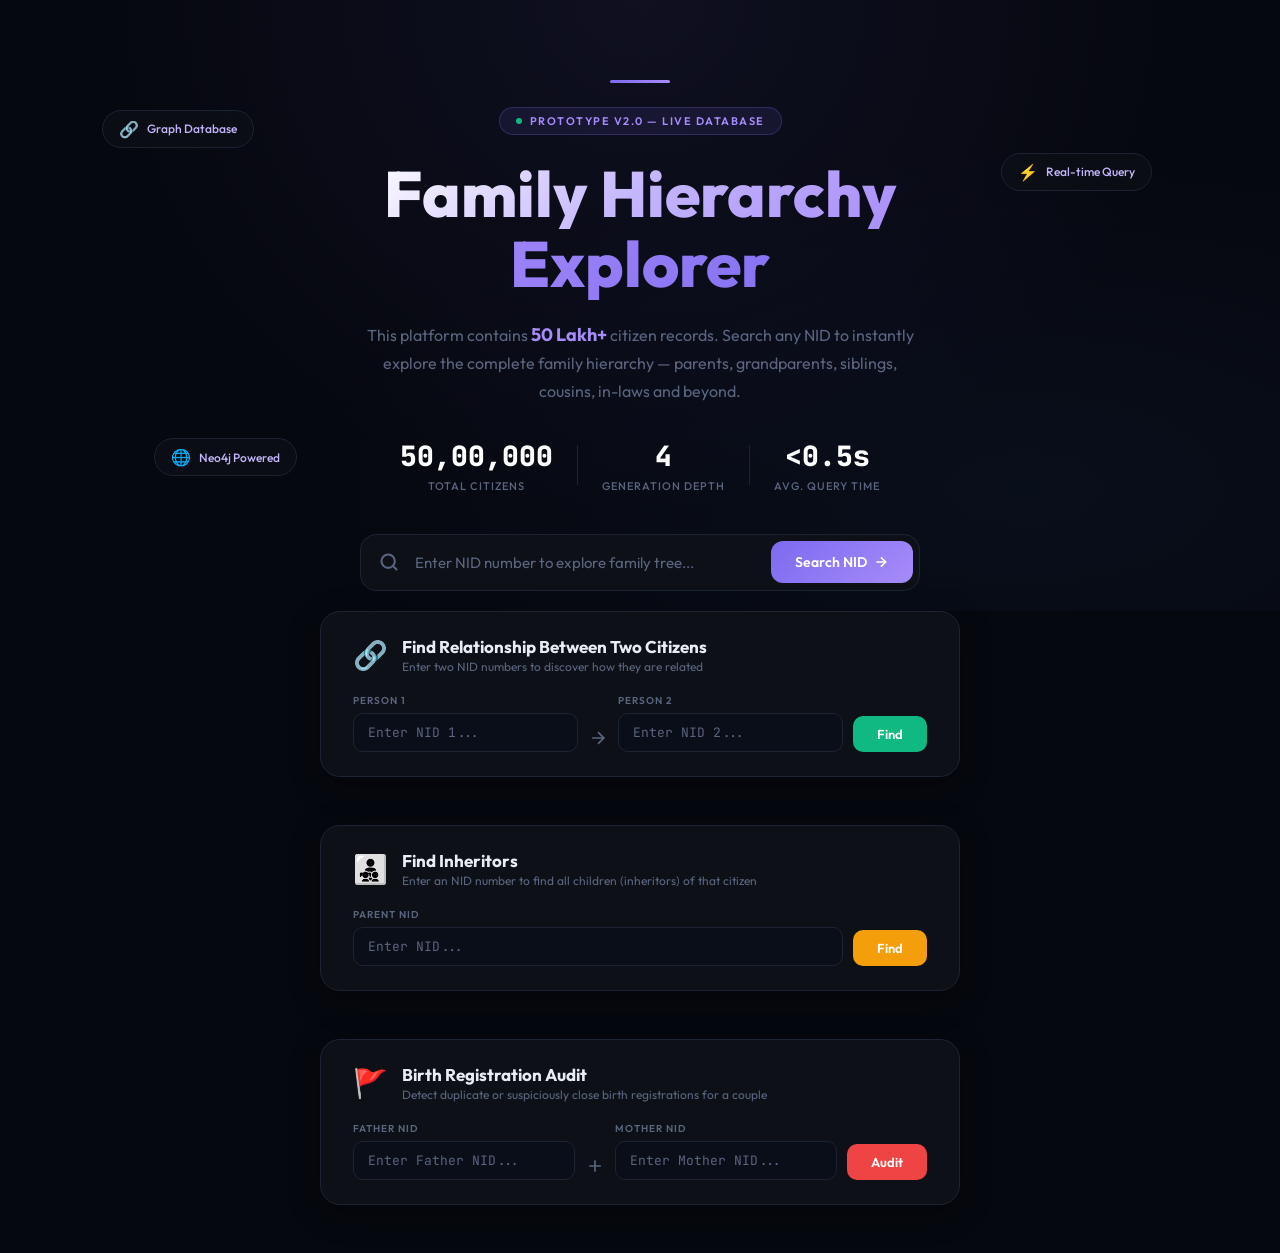
<file: templates/index.html>
<!DOCTYPE html>
<html lang="en">

<head>
    <meta charset="UTF-8">
    <meta name="viewport" content="width=device-width, initial-scale=1.0">
    <title>Family Tree Explorer — NID Database | 50 Lakh+ Records</title>
    <meta name="description"
        content="Explore family hierarchy and relationships across 50 Lakh+ citizen records using NID-based graph visualization.">

    <!-- D3.js library for graph visualization -->
    <script src="https://d3js.org/d3.v7.min.js"></script>

    <!-- Google Fonts: Outfit + JetBrains Mono -->
    <link rel="preconnect" href="https://fonts.googleapis.com">
    <link rel="preconnect" href="https://fonts.gstatic.com" crossorigin>
    <link
        href="https://fonts.googleapis.com/css2?family=Outfit:wght@300;400;500;600;700;800;900&family=JetBrains+Mono:wght@400;500;600&display=swap"
        rel="stylesheet">

    <!-- Our stylesheet -->
    <link rel="stylesheet" href="/static/css/style.css">
</head>

<body>

    <!-- HERO LANDING SECTION (shown initially, hidden after search) -->
    <section class="hero-section" id="heroSection">

        <!-- Animated background particles -->
        <div class="hero-particles" id="heroParticles"></div>

        <!-- Floating stats badges -->
        <div class="hero-float-badges">
            <div class="float-badge badge-1">
                <span class="badge-icon">🔗</span>
                <span class="badge-text">Graph Database</span>
            </div>
            <div class="float-badge badge-2">
                <span class="badge-icon">⚡</span>
                <span class="badge-text">Real-time Query</span>
            </div>
            <div class="float-badge badge-3">
                <span class="badge-icon">🌐</span>
                <span class="badge-text">Neo4j Powered</span>
            </div>
        </div>

        <div class="hero-content">
            <!-- Glowing accent line -->
            <div class="hero-accent-line"></div>

            <div class="hero-badge">
                <span class="hero-badge-dot"></span>
                PROTOTYPE v2.0 — LIVE DATABASE
            </div>

            <h1 class="hero-title">
                <span class="hero-title-line1">Family Hierarchy</span>
                <span class="hero-title-line2">Explorer</span>
            </h1>

            <p class="hero-subtitle">
                This platform contains <strong class="hero-highlight">50 Lakh+</strong> citizen records.
                Search any NID to instantly explore the complete family hierarchy — parents, grandparents,
                siblings, cousins, in-laws and beyond.
            </p>

            <div class="hero-stats">
                <div class="hero-stat">
                    <span class="hero-stat-number" id="statUsers">50,00,000</span>
                    <span class="hero-stat-label">Total Citizens</span>
                </div>
                <div class="hero-stat-divider"></div>
                <div class="hero-stat">
                    <span class="hero-stat-number">4</span>
                    <span class="hero-stat-label">Generation Depth</span>
                </div>
                <div class="hero-stat-divider"></div>
                <div class="hero-stat">
                    <span class="hero-stat-number">&lt;0.5s</span>
                    <span class="hero-stat-label">Avg. Query Time</span>
                </div>
            </div>

            <!-- Main NID Search Box -->
            <div class="hero-search-wrapper">
                <div class="hero-search-box" id="heroSearchBox">
                    <div class="search-icon-wrapper">
                        <svg width="20" height="20" viewBox="0 0 24 24" fill="none" stroke="currentColor"
                            stroke-width="2.5" stroke-linecap="round">
                            <circle cx="11" cy="11" r="8" />
                            <path d="m21 21-4.35-4.35" />
                        </svg>
                    </div>
                    <input type="text" id="heroSearchInput" placeholder="Enter NID number to explore family tree..."
                        autocomplete="off">
                    <button class="hero-search-btn" id="heroSearchBtn" onclick="handleHeroSearch()">
                        <span>Search NID</span>
                        <svg width="16" height="16" viewBox="0 0 24 24" fill="none" stroke="currentColor"
                            stroke-width="2.5">
                            <path d="M5 12h14M12 5l7 7-7 7" />
                        </svg>
                    </button>
                </div>

                <!-- Search results dropdown -->
                <div class="hero-search-results" id="heroSearchResults"></div>
            </div>

            <!-- Searching state -->
            <div class="search-progress" id="searchProgress">
                <div class="search-progress-bar">
                    <div class="search-progress-fill" id="searchProgressFill"></div>
                </div>
                <div class="search-progress-text" id="searchProgressText">Searching across 50,00,000 records...</div>
            </div>

            <!-- Search completed timing -->
            <div class="search-timing-result" id="searchTimingResult">
                <div class="timing-icon">⚡</div>
                <div class="timing-text" id="timingText"></div>
            </div>

        </div>
    </section>

    <!-- RELATIONSHIP FINDER SECTION (separate from hero, reduced gap) -->
    <section class="rel-finder-section" id="relFinderSection">
        <div class="rel-finder-container">
            <div class="rel-finder-header">
                <span class="rel-finder-icon">🔗</span>
                <div>
                    <h2>Find Relationship Between Two Citizens</h2>
                    <p>Enter two NID numbers to discover how they are related</p>
                </div>
            </div>
            <div class="hero-rel-inputs">
                <div class="hero-rel-input-wrap">
                    <label>Person 1</label>
                    <input type="text" id="heroRelNid1" placeholder="Enter NID 1...">
                </div>
                <div class="hero-rel-divider">
                    <svg width="20" height="20" viewBox="0 0 24 24" fill="none" stroke="currentColor" stroke-width="2">
                        <path d="M5 12h14M12 5l7 7-7 7" />
                    </svg>
                </div>
                <div class="hero-rel-input-wrap">
                    <label>Person 2</label>
                    <input type="text" id="heroRelNid2" placeholder="Enter NID 2...">
                </div>
                <button class="hero-rel-btn" onclick="heroFindRelationship()">Find</button>
            </div>
            <div class="hero-rel-result" id="heroRelResult">
                <div class="hero-rel-label" id="heroRelLabel"></div>
                <div class="hero-rel-path" id="heroRelPath"></div>
            </div>
        </div>
    </section>

    <!-- FIND INHERITORS SECTION (below relationship finder) -->
    <section class="inheritors-section" id="inheritorsSection">
        <div class="inheritors-container">
            <div class="inheritors-header">
                <span class="inheritors-icon">👨‍👧‍👦</span>
                <div>
                    <h2>Find Inheritors</h2>
                    <p>Enter an NID number to find all children (inheritors) of that citizen</p>
                </div>
            </div>
            <div class="inheritors-input-row">
                <div class="inheritors-input-wrap">
                    <label>Parent NID</label>
                    <input type="text" id="inheritorsNidInput" placeholder="Enter NID...">
                </div>
                <button class="inheritors-btn" onclick="findInheritors()">Find</button>
            </div>
            <div class="inheritors-result" id="inheritorsResult">
                <div class="inheritors-result-header" id="inheritorsResultHeader"></div>
                <div class="inheritors-list" id="inheritorsList"></div>
            </div>
        </div>
    </section>

    <!-- BIRTH REGISTRATION AUDIT SECTION -->
    <section class="birth-audit-section" id="birthAuditSection">
        <div class="birth-audit-container">
            <div class="birth-audit-header">
                <span class="birth-audit-icon">🚩</span>
                <div>
                    <h2>Birth Registration Audit</h2>
                    <p>Detect duplicate or suspiciously close birth registrations for a couple</p>
                </div>
            </div>
            <div class="birth-audit-inputs">
                <div class="birth-audit-input-wrap">
                    <label>Father NID</label>
                    <input type="text" id="auditFatherNid" placeholder="Enter Father NID...">
                </div>
                <div class="birth-audit-divider">
                    <svg width="20" height="20" viewBox="0 0 24 24" fill="none" stroke="currentColor" stroke-width="2">
                        <path d="M12 5v14M5 12h14" />
                    </svg>
                </div>
                <div class="birth-audit-input-wrap">
                    <label>Mother NID</label>
                    <input type="text" id="auditMotherNid" placeholder="Enter Mother NID...">
                </div>
                <button class="birth-audit-btn" onclick="runBirthAudit()">Audit</button>
            </div>
            <div class="birth-audit-result" id="birthAuditResult">
                <div class="birth-audit-summary" id="birthAuditSummary"></div>
                <div class="birth-audit-timeline" id="birthAuditTimeline"></div>
            </div>
        </div>
    </section>


    <!-- APP SECTION (shown after a citizen is selected) -->
    <section class="app-section" id="appSection">

        <!-- left sidebar: contains search, profile card, and relationship finder -->
        <aside class="sidebar">

            <!-- App title -->
            <div class="sidebar-header">
                <div class="sidebar-header-top">
                    <h1>🌳 Family Tree Explorer</h1>
                    <button class="btn-back-hero" onclick="showHero()" title="Back to Home">
                        <svg width="16" height="16" viewBox="0 0 24 24" fill="none" stroke="currentColor"
                            stroke-width="2.5">
                            <path d="M19 12H5M12 19l-7-7 7-7" />
                        </svg>
                    </button>
                </div>
                <p>NID Database — 50 Lakh+ Records</p>
            </div>

            <!-- Search box: type NID or name to find a citizen -->
            <div class="search-box">
                <div class="sidebar-search-wrapper">
                    <svg class="sidebar-search-icon" width="14" height="14" viewBox="0 0 24 24" fill="none"
                        stroke="currentColor" stroke-width="2.5">
                        <circle cx="11" cy="11" r="8" />
                        <path d="m21 21-4.35-4.35" />
                    </svg>
                    <input type="text" id="searchInput" placeholder="Search by NID or name..." autocomplete="off">
                </div>
            </div>

            <!-- Search results appear here dynamically -->
            <div class="search-results" id="searchResults"></div>

            <!-- Profile panel: shows the selected citizen's details -->
            <div class="profile-panel" id="profilePanel">
                <!-- This is the empty state (before any citizen is selected) -->
                <div class="profile-empty">
                    <div class="profile-empty-emoji">👤</div>
                    <p>Search for a citizen by NID or name to view their profile and family tree</p>
                </div>
            </div>
        </aside>


        <!-- main canvas (right side) for rendering the D3.js family tree graph -->
        <div class="main" id="mainCanvas">

            <!-- Welcome message (shown before any tree is loaded) -->
            <div class="empty-state" id="emptyState">
                <h2>Welcome to Family Tree Explorer</h2>
                <p>Enter an NID number in the search bar above to load a citizen's profile and family tree.</p>
            </div>

            <!-- Zoom controls (top-right corner) -->
            <div class="toolbar">
                <button onclick="zoomIn()" title="Zoom In">+</button>
                <button onclick="zoomOut()" title="Zoom Out">−</button>
                <button onclick="resetView()" title="Reset View">⟲</button>
            </div>

            <!-- Color legend (bottom-right corner, hidden until tree loads) -->
            <div class="legend" style="display:none" id="legend">
                <div class="legend-head" onclick="toggleLegend()">
                    <span>Legend</span>
                    <svg class="legend-caret" width="12" height="12" viewBox="0 0 24 24" fill="none"
                        stroke="currentColor" stroke-width="3">
                        <path d="M6 9l6 6 6-6" />
                    </svg>
                </div>
                <div class="legend-body">

                    <div class="legend-group">
                        <div class="legend-group-label">People</div>
                        <div class="legend-item"><span class="legend-dot" style="background:#7c6aef"></span>Selected
                            person</div>
                        <div class="legend-item"><span class="legend-dot" style="background:#3b82f6"></span>Male</div>
                        <div class="legend-item"><span class="legend-dot" style="background:#ec4899"></span>Female</div>
                        <div class="legend-item"><span class="legend-dot" style="background:#f59e0b"></span>Spouse</div>
                    </div>

                    <div class="legend-group">
                        <div class="legend-group-label">Ring flags</div>
                        <div class="legend-item"><span class="legend-ring" style="border-color:#10b981"></span>Full
                            sibling</div>
                        <div class="legend-item"><span class="legend-ring dash"
                                style="border-color:#22d3ee"></span>Half sibling</div>
                        <div class="legend-item"><span class="legend-ring dash"
                                style="border-color:#fb923c"></span>Step relation</div>
                        <div class="legend-item"><span class="legend-ring dash"
                                style="border-color:#f43f5e"></span>Co-wife / co-husband</div>
                        <div class="legend-item"><span
                                style="color:#f59e0b;font-size:13px;line-height:1;width:12px;text-align:center;flex-shrink:0">⚭</span>Multiple
                            marriages</div>
                    </div>

                    <div class="legend-group">
                        <div class="legend-group-label">Connections</div>
                        <div class="legend-item">
                            <svg class="legend-line" width="26" height="8">
                                <defs><marker id="leg-arrow-f" viewBox="0 -4 8 8" refX="7" markerWidth="5" markerHeight="5" orient="auto"><path d="M0,-3L7,0L0,3" fill="#3b82f6"/></marker></defs>
                                <line x1="0" y1="4" x2="22" y2="4" stroke="#3b82f6" stroke-width="2.4" marker-end="url(#leg-arrow-f)" />
                            </svg>Father → Child
                        </div>
                        <div class="legend-item">
                            <svg class="legend-line" width="26" height="8">
                                <defs><marker id="leg-arrow-m" viewBox="0 -4 8 8" refX="7" markerWidth="5" markerHeight="5" orient="auto"><path d="M0,-3L7,0L0,3" fill="#ec4899"/></marker></defs>
                                <line x1="0" y1="4" x2="22" y2="4" stroke="#ec4899" stroke-width="2.4" marker-end="url(#leg-arrow-m)" />
                            </svg>Mother → Child
                        </div>
                        <div class="legend-item">
                            <svg class="legend-line" width="26" height="8">
                                <line x1="0" y1="4" x2="26" y2="4" stroke="#f59e0b" stroke-width="2.4"
                                    stroke-dasharray="9 4 2 4" stroke-linecap="round" />
                            </svg>Marriage ♥
                        </div>
                        <div class="legend-item">
                            <svg class="legend-line" width="26" height="8">
                                <line x1="0" y1="4" x2="26" y2="4" stroke="#64748b" stroke-width="1.7"
                                    stroke-dasharray="1 6" stroke-linecap="round" />
                            </svg>Cousin / extended
                        </div>
                    </div>

                    <div class="legend-hint">Hover a node to focus · Drag to arrange · Scroll to zoom · Click to
                        re-center</div>
                </div>
            </div>

            <!-- Loading spinner overlay -->
            <div class="loading-overlay" id="loading">
                <div class="spinner"></div>
                <div class="loading-text">Loading family tree...</div>
            </div>

            <!-- Tooltip (follows the mouse when hovering a node) -->
            <div class="tooltip" id="tooltip"></div>

        </div>

    </section>


    <!-- RELATIONSHIP TABLE MODAL -->
    <div class="modal-overlay" id="relTableModal">
        <div class="modal-container">
            <div class="modal-header">
                <div class="modal-title-group">
                    <h2 id="modalTitle">Family Relationship Table</h2>
                    <p class="modal-subtitle" id="modalSubtitle">Complete family hierarchy breakdown</p>
                </div>
                <button class="modal-close" onclick="closeRelTable()">
                    <svg width="20" height="20" viewBox="0 0 24 24" fill="none" stroke="currentColor"
                        stroke-width="2.5">
                        <path d="M18 6 6 18M6 6l12 12" />
                    </svg>
                </button>
            </div>

            <div class="modal-body" id="modalBody">
                <!-- Tables get populated dynamically -->
            </div>
        </div>
    </div>


    <!-- Our JavaScript (loaded at the end so the DOM is ready) -->
    <script src="/static/js/app.js"></script>

</body>

</html>
</file>
<file: static/css/style.css>
@import url('https://fonts.googleapis.com/css2?family=Outfit:wght@300;400;500;600;700;800;900&family=JetBrains+Mono:wght@400;500;600&display=swap');

*{margin:0;padding:0;box-sizing:border-box}

:root{
  --bg:#06080f;--card:#0d1117;--card2:#151b27;--border:#1c2333;--input-bg:#0a0e18;
  --accent:#7c6aef;--accent2:#a78bfa;--accent3:#c4b5fd;
  --text:#e8ecf4;--muted:#5a6580;
  --green:#10b981;--red:#ef4444;--gold:#f59e0b;
  --male:#3b82f6;--female:#ec4899;
  --radius:14px;--glow:0 0 40px rgba(124,106,239,0.15);
}

html{scroll-behavior:smooth}

body{font-family:'Outfit',sans-serif;background:var(--bg);color:var(--text);min-height:100vh;overflow-x:hidden}

/* ===== HERO SECTION ===== */
.hero-section{min-height:60vh;display:flex;flex-direction:column;align-items:center;justify-content:center;position:relative;overflow:hidden;padding:80px 24px 20px;background:radial-gradient(ellipse at 50% 0%,rgba(124,106,239,0.08) 0%,transparent 60%),radial-gradient(ellipse at 80% 80%,rgba(59,130,246,0.05) 0%,transparent 50%),var(--bg)}

.hero-particles{position:absolute;inset:0;overflow:hidden;pointer-events:none}
.hero-particles .particle{position:absolute;width:3px;height:3px;background:var(--accent2);border-radius:50%;opacity:0;animation:floatUp 8s linear infinite}
@keyframes floatUp{0%{opacity:0;transform:translateY(100vh) scale(0)}10%{opacity:.6}90%{opacity:.6}100%{opacity:0;transform:translateY(-10vh) scale(1)}}

.hero-float-badges{position:absolute;inset:0;pointer-events:none}
.float-badge{position:absolute;display:flex;align-items:center;gap:8px;padding:8px 16px;background:rgba(13,17,23,0.7);border:1px solid var(--border);border-radius:24px;font-size:12px;font-weight:500;color:var(--accent3);backdrop-filter:blur(8px);animation:floatBadge 6s ease-in-out infinite}
.badge-1{top:18%;left:8%;animation-delay:0s}
.badge-2{top:25%;right:10%;animation-delay:2s}
.badge-3{bottom:22%;left:12%;animation-delay:4s}
.badge-icon{font-size:16px}
@keyframes floatBadge{0%,100%{transform:translateY(0)}50%{transform:translateY(-12px)}}

.hero-content{max-width:720px;text-align:center;position:relative;z-index:2}

.hero-accent-line{width:60px;height:3px;background:linear-gradient(90deg,var(--accent),var(--accent2));border-radius:4px;margin:0 auto 24px}

.hero-badge{display:inline-flex;align-items:center;gap:8px;padding:6px 16px;background:rgba(124,106,239,0.1);border:1px solid rgba(124,106,239,0.25);border-radius:24px;font-size:11px;font-weight:600;letter-spacing:1.5px;color:var(--accent2);margin-bottom:24px;text-transform:uppercase}
.hero-badge-dot{width:6px;height:6px;background:var(--green);border-radius:50%;animation:blink 2s ease-in-out infinite}
@keyframes blink{0%,100%{opacity:1}50%{opacity:.3}}

.hero-title{margin-bottom:20px}
.hero-title-line1{display:block;font-size:clamp(32px,6vw,64px);font-weight:800;background:linear-gradient(135deg,#fff 0%,var(--accent3) 50%,var(--accent2) 100%);-webkit-background-clip:text;-webkit-text-fill-color:transparent;background-clip:text;line-height:1.1}
.hero-title-line2{display:block;font-size:clamp(32px,6vw,64px);font-weight:800;background:linear-gradient(135deg,var(--accent2) 0%,var(--accent) 100%);-webkit-background-clip:text;-webkit-text-fill-color:transparent;background-clip:text;line-height:1.1}

.hero-subtitle{font-size:16px;line-height:1.7;color:var(--muted);max-width:560px;margin:0 auto 32px;font-weight:400}
.hero-highlight{color:var(--accent2);font-weight:700;font-size:18px}

.hero-stats{display:flex;align-items:center;justify-content:center;gap:24px;margin-bottom:40px}
.hero-stat{text-align:center}
.hero-stat-number{display:block;font-size:28px;font-weight:800;color:#fff;font-family:'JetBrains Mono',monospace}
.hero-stat-label{font-size:11px;color:var(--muted);text-transform:uppercase;letter-spacing:1px;font-weight:500}
.hero-stat-divider{width:1px;height:40px;background:var(--border)}

/* Hero Search */
.hero-search-wrapper{position:relative;max-width:580px;margin:0 auto}
.hero-search-box{display:flex;align-items:center;background:var(--card);border:1px solid var(--border);border-radius:16px;padding:6px;transition:border-color .3s,box-shadow .3s}
.hero-search-box:focus-within{border-color:var(--accent);box-shadow:var(--glow)}
.search-icon-wrapper{padding:0 12px;color:var(--muted);display:flex}
.hero-search-box input{flex:1;background:none;border:none;color:var(--text);font-size:15px;font-family:'Outfit',sans-serif;padding:12px 4px;outline:none}
.hero-search-box input::placeholder{color:var(--muted)}
.hero-search-btn{display:flex;align-items:center;gap:6px;padding:12px 24px;background:linear-gradient(135deg,var(--accent),var(--accent2));color:#fff;border:none;border-radius:12px;font-size:14px;font-weight:600;font-family:'Outfit',sans-serif;cursor:pointer;transition:transform .15s,box-shadow .15s;white-space:nowrap}
.hero-search-btn:hover{transform:translateY(-1px);box-shadow:0 6px 24px rgba(124,106,239,0.4)}

.search-time-estimate{display:flex;align-items:center;gap:6px;justify-content:center;margin-top:12px;font-size:12px;color:var(--muted)}
.search-time-estimate strong{color:var(--accent2)}

.hero-search-results{position:absolute;top:calc(100% + 8px);left:0;right:0;background:var(--card);border:1px solid var(--border);border-radius:14px;max-height:280px;overflow-y:auto;display:none;z-index:50;box-shadow:0 16px 48px rgba(0,0,0,.5)}
.hero-search-results.active{display:block}

.hero-result-item{padding:12px 20px;cursor:pointer;font-size:14px;border-bottom:1px solid var(--border);transition:background .15s;display:flex;align-items:center;justify-content:space-between}
.hero-result-item:last-child{border-bottom:none}
.hero-result-item:hover{background:rgba(124,106,239,0.08)}
.hero-result-name{font-weight:600}
.hero-result-nid{font-family:'JetBrains Mono',monospace;font-size:11px;color:var(--accent2)}
.hero-result-gender{margin-left:8px}

/* Search Progress */
.search-progress{display:none;max-width:580px;margin:20px auto 0;text-align:center}
.search-progress.active{display:block}
.search-progress-bar{height:4px;background:var(--border);border-radius:4px;overflow:hidden;margin-bottom:8px}
.search-progress-fill{height:100%;width:0%;background:linear-gradient(90deg,var(--accent),var(--accent2));border-radius:4px;transition:width .3s}
.search-progress-text{font-size:12px;color:var(--muted)}

/* Search Timing Result */
.search-timing-result{display:none;max-width:580px;margin:16px auto 0;padding:12px 20px;background:rgba(16,185,129,0.08);border:1px solid rgba(16,185,129,0.2);border-radius:12px;text-align:center;animation:fadeIn .4s ease}
.search-timing-result.active{display:flex;align-items:center;justify-content:center;gap:8px}
.timing-icon{font-size:18px}
.timing-text{font-size:13px;color:var(--green);font-weight:500}
.timing-text strong{color:#fff}

/* Relationship Finder Section (below hero, minimal gap) */
.rel-finder-section{background:var(--bg);padding:0 24px 48px;position:relative;z-index:2}
.rel-finder-container{max-width:640px;margin:0 auto;padding:24px 32px;background:var(--card);border:1px solid var(--border);border-radius:20px;box-shadow:0 8px 32px rgba(0,0,0,.3)}
.rel-finder-header{display:flex;align-items:center;gap:14px;margin-bottom:20px}
.rel-finder-icon{font-size:28px}
.rel-finder-header h2{font-size:17px;font-weight:700;color:var(--text)}
.rel-finder-header p{font-size:12px;color:var(--muted);margin-top:2px}
.hero-rel-inputs{display:flex;align-items:flex-end;gap:10px}
.hero-rel-input-wrap{flex:1}
.hero-rel-input-wrap label{display:block;font-size:10px;text-transform:uppercase;letter-spacing:1px;color:var(--muted);margin-bottom:6px;font-weight:600}
.hero-rel-input-wrap input{width:100%;padding:10px 14px;background:var(--input-bg);border:1px solid var(--border);border-radius:10px;color:var(--text);font-size:13px;font-family:'JetBrains Mono',monospace;outline:none;transition:border-color .2s}
.hero-rel-input-wrap input:focus{border-color:var(--accent)}
.hero-rel-input-wrap input::placeholder{color:var(--muted)}
.hero-rel-divider{color:var(--muted);display:flex;align-items:center;padding-bottom:4px}
.hero-rel-btn{padding:10px 24px;background:var(--green);color:#fff;border:none;border-radius:10px;font-size:13px;font-weight:600;font-family:'Outfit',sans-serif;cursor:pointer;transition:opacity .15s,transform .15s;white-space:nowrap}
.hero-rel-btn:hover{opacity:.9;transform:translateY(-1px)}
.hero-rel-result{display:none;margin-top:14px;padding:14px 18px;background:var(--input-bg);border:1px solid var(--border);border-radius:12px;animation:fadeIn .3s ease}
.hero-rel-result.active{display:block}
.hero-rel-label{font-size:18px;font-weight:700;color:var(--gold);margin-bottom:4px}
.hero-rel-path{font-size:12px;color:var(--muted);line-height:1.5}

/* Inheritors Section (below relationship finder) */
.inheritors-section{background:var(--bg);padding:0 24px 48px;position:relative;z-index:2}
.inheritors-container{max-width:640px;margin:0 auto;padding:24px 32px;background:var(--card);border:1px solid var(--border);border-radius:20px;box-shadow:0 8px 32px rgba(0,0,0,.3)}
.inheritors-header{display:flex;align-items:center;gap:14px;margin-bottom:20px}
.inheritors-icon{font-size:28px}
.inheritors-header h2{font-size:17px;font-weight:700;color:var(--text)}
.inheritors-header p{font-size:12px;color:var(--muted);margin-top:2px}
.inheritors-input-row{display:flex;align-items:flex-end;gap:10px}
.inheritors-input-wrap{flex:1}
.inheritors-input-wrap label{display:block;font-size:10px;text-transform:uppercase;letter-spacing:1px;color:var(--muted);margin-bottom:6px;font-weight:600}
.inheritors-input-wrap input{width:100%;padding:10px 14px;background:var(--input-bg);border:1px solid var(--border);border-radius:10px;color:var(--text);font-size:13px;font-family:'JetBrains Mono',monospace;outline:none;transition:border-color .2s}
.inheritors-input-wrap input:focus{border-color:var(--accent)}
.inheritors-input-wrap input::placeholder{color:var(--muted)}
.inheritors-btn{padding:10px 24px;background:var(--gold);color:#fff;border:none;border-radius:10px;font-size:13px;font-weight:600;font-family:'Outfit',sans-serif;cursor:pointer;transition:opacity .15s,transform .15s;white-space:nowrap}
.inheritors-btn:hover{opacity:.9;transform:translateY(-1px)}
.inheritors-result{display:none;margin-top:14px;padding:14px 18px;background:var(--input-bg);border:1px solid var(--border);border-radius:12px;animation:fadeIn .3s ease}
.inheritors-result.active{display:block}
.inheritors-result-header{font-size:15px;font-weight:700;color:var(--gold);margin-bottom:12px}
.inheritors-list{display:flex;flex-direction:column;gap:8px}
.inheritor-card{display:flex;align-items:center;justify-content:space-between;padding:10px 14px;background:var(--card);border:1px solid var(--border);border-radius:10px;border-left:3px solid var(--muted);transition:background .15s,border-color .15s}
.inheritor-card:hover{background:rgba(124,106,239,.06);border-color:var(--accent)}
.inheritor-card.male{border-left-color:var(--male)}
.inheritor-card.female{border-left-color:var(--female)}
.inheritor-info{display:flex;flex-direction:column;gap:2px}
.inheritor-name{font-size:13px;font-weight:600;color:var(--text)}
.inheritor-nid{font-size:11px;font-family:'JetBrains Mono',monospace;color:var(--accent2)}
.inheritor-meta{display:flex;align-items:center;gap:10px;font-size:11px;color:var(--muted)}
.inheritor-gender{font-size:14px}
.inheritor-count{font-size:12px;color:var(--muted);font-weight:500;margin-top:4px}
.inheritors-empty{text-align:center;padding:16px;color:var(--muted);font-size:13px}

/* Birth Registration Audit Section */
.birth-audit-section{background:var(--bg);padding:0 24px 48px;position:relative;z-index:2}
.birth-audit-container{max-width:640px;margin:0 auto;padding:24px 32px;background:var(--card);border:1px solid var(--border);border-radius:20px;box-shadow:0 8px 32px rgba(0,0,0,.3)}
.birth-audit-header{display:flex;align-items:center;gap:14px;margin-bottom:20px}
.birth-audit-icon{font-size:28px}
.birth-audit-header h2{font-size:17px;font-weight:700;color:var(--text)}
.birth-audit-header p{font-size:12px;color:var(--muted);margin-top:2px}
.birth-audit-inputs{display:flex;align-items:flex-end;gap:10px}
.birth-audit-input-wrap{flex:1}
.birth-audit-input-wrap label{display:block;font-size:10px;text-transform:uppercase;letter-spacing:1px;color:var(--muted);margin-bottom:6px;font-weight:600}
.birth-audit-input-wrap input{width:100%;padding:10px 14px;background:var(--input-bg);border:1px solid var(--border);border-radius:10px;color:var(--text);font-size:13px;font-family:'JetBrains Mono',monospace;outline:none;transition:border-color .2s}
.birth-audit-input-wrap input:focus{border-color:var(--accent)}
.birth-audit-input-wrap input::placeholder{color:var(--muted)}
.birth-audit-divider{color:var(--muted);display:flex;align-items:center;padding-bottom:4px}
.birth-audit-btn{padding:10px 24px;background:var(--red);color:#fff;border:none;border-radius:10px;font-size:13px;font-weight:600;font-family:'Outfit',sans-serif;cursor:pointer;transition:opacity .15s,transform .15s;white-space:nowrap}
.birth-audit-btn:hover{opacity:.9;transform:translateY(-1px)}
.birth-audit-result{display:none;margin-top:14px;animation:fadeIn .3s ease}
.birth-audit-result.active{display:block}
.birth-audit-summary{padding:14px 18px;border-radius:12px;margin-bottom:12px;font-size:14px;font-weight:600}
.birth-audit-summary.clean{background:rgba(16,185,129,.1);border:1px solid rgba(16,185,129,.25);color:var(--green)}
.birth-audit-summary.flagged{background:rgba(239,68,68,.1);border:1px solid rgba(239,68,68,.25);color:var(--red)}
.birth-audit-summary.info{background:var(--input-bg);border:1px solid var(--border);color:var(--muted)}
.birth-audit-timeline{display:flex;flex-direction:column;gap:8px}
.audit-timeline-item{padding:12px 14px;background:var(--input-bg);border:1px solid var(--border);border-radius:10px;border-left:3px solid var(--muted)}
.audit-timeline-item.status-ok{border-left-color:var(--green)}
.audit-timeline-item.status-flagged{border-left-color:var(--red);background:rgba(239,68,68,.04)}
.audit-timeline-item.status-twins{border-left-color:var(--gold);background:rgba(245,158,11,.04)}
.audit-pair{display:flex;align-items:center;gap:8px;margin-bottom:6px;font-size:13px}
.audit-pair-name{font-weight:600;color:var(--text)}
.audit-pair-arrow{color:var(--muted);font-size:11px}
.audit-status-badge{display:inline-flex;align-items:center;gap:4px;padding:3px 10px;border-radius:6px;font-size:11px;font-weight:700;letter-spacing:.3px}
.audit-status-badge.ok{background:rgba(16,185,129,.12);color:var(--green)}
.audit-status-badge.flagged{background:rgba(239,68,68,.14);color:var(--red)}
.audit-status-badge.twins{background:rgba(245,158,11,.12);color:var(--gold)}
.audit-message{font-size:12px;color:var(--muted);margin-top:2px}
.audit-gap{font-family:'JetBrains Mono',monospace;font-size:11px;color:var(--accent2)}
.audit-children-list{margin-top:10px;padding-top:10px;border-top:1px solid var(--border)}
.audit-child-row{display:flex;align-items:center;justify-content:space-between;padding:6px 10px;font-size:12px;border-radius:6px;transition:background .12s}
.audit-child-row:hover{background:rgba(124,106,239,.05)}
.audit-child-name{font-weight:500;color:var(--text)}
.audit-child-dob{font-family:'JetBrains Mono',monospace;font-size:11px;color:var(--accent2)}
.birth-audit-empty{text-align:center;padding:16px;color:var(--muted);font-size:13px}

/* ===== APP SECTION ===== */
.app-section{height:100vh;display:none;flex-direction:row}
.app-section.active{display:flex}

/* ===== SIDEBAR ===== */
.sidebar{width:380px;background:var(--card);border-right:1px solid var(--border);display:flex;flex-direction:column;height:100vh;flex-shrink:0}
.sidebar-header{padding:16px 24px;border-bottom:1px solid var(--border);background:linear-gradient(135deg,var(--accent) 0%,#5b4cc9 100%);color:#fff}
.sidebar-header-top{display:flex;align-items:center;justify-content:space-between}
.sidebar-header h1{font-size:17px;font-weight:700;letter-spacing:-0.5px}
.sidebar-header p{font-size:11px;opacity:.8;margin-top:3px}
.btn-back-hero{width:30px;height:30px;border:1px solid rgba(255,255,255,.3);border-radius:8px;background:rgba(255,255,255,.1);color:#fff;cursor:pointer;display:flex;align-items:center;justify-content:center;transition:background .15s}
.btn-back-hero:hover{background:rgba(255,255,255,.2)}

.search-box{padding:14px 24px;border-bottom:1px solid var(--border)}
.sidebar-search-wrapper{display:flex;align-items:center;gap:8px;background:var(--input-bg);border:1px solid var(--border);border-radius:10px;padding:0 12px;transition:border-color .2s}
.sidebar-search-wrapper:focus-within{border-color:var(--accent)}
.sidebar-search-icon{color:var(--muted);flex-shrink:0}
.search-box input{flex:1;width:100%;padding:10px 0;background:none;border:none;color:var(--text);font-size:13px;font-family:'Outfit',sans-serif;outline:none}
.search-box input::placeholder{color:var(--muted)}

.search-results{max-height:180px;overflow-y:auto;border-bottom:1px solid var(--border)}
.search-item{padding:10px 24px;cursor:pointer;font-size:13px;border-bottom:1px solid rgba(30,38,66,.5);transition:background .15s}
.search-item:hover{background:rgba(124,106,239,.1)}
.search-item .nid{color:var(--accent2);font-size:11px;font-family:'JetBrains Mono',monospace}

/* ===== PROFILE PANEL ===== */
.profile-panel{flex:1;overflow-y:auto;padding:20px 24px}
.profile-panel::-webkit-scrollbar{width:4px}
.profile-panel::-webkit-scrollbar-thumb{background:var(--border);border-radius:4px}

.profile-empty{text-align:center;padding:50px 20px;color:var(--muted)}
.profile-empty-emoji{font-size:48px;margin-bottom:12px;opacity:.4}

.profile-card{animation:fadeIn .3s ease}
.profile-avatar{width:64px;height:64px;border-radius:50%;display:flex;align-items:center;justify-content:center;font-size:24px;font-weight:700;margin-bottom:14px}
.profile-avatar.male{background:linear-gradient(135deg,#3b82f6,#60a5fa);color:#fff}
.profile-avatar.female{background:linear-gradient(135deg,#ec4899,#f472b6);color:#fff}
.profile-name{font-size:20px;font-weight:700;margin-bottom:4px}
.profile-nid{font-size:12px;color:var(--accent2);font-family:'JetBrains Mono',monospace;margin-bottom:18px}

.profile-grid{display:grid;grid-template-columns:1fr 1fr;gap:8px}
.profile-field{background:var(--input-bg);padding:10px 12px;border-radius:8px;border:1px solid var(--border)}
.profile-field.full{grid-column:1/-1}
.profile-field label{font-size:10px;text-transform:uppercase;letter-spacing:.5px;color:var(--muted);display:block;margin-bottom:2px}
.profile-field span{font-size:13px;font-weight:500}

/* Profile Buttons Row */
.profile-buttons{display:flex;gap:8px;margin-top:14px}
.btn-tree,.btn-rel-table{flex:1;padding:10px;color:#fff;border:none;border-radius:10px;font-size:12px;font-weight:600;font-family:'Outfit',sans-serif;cursor:pointer;transition:transform .15s,box-shadow .15s;display:flex;align-items:center;justify-content:center;gap:6px}
.btn-tree{background:linear-gradient(135deg,var(--accent),var(--accent2))}
.btn-tree:hover{transform:translateY(-1px);box-shadow:0 4px 15px rgba(124,106,239,.4)}
.btn-rel-table{background:linear-gradient(135deg,#0ea5e9,#06b6d4)}
.btn-rel-table:hover{transform:translateY(-1px);box-shadow:0 4px 15px rgba(14,165,233,.4)}

/* ===== RELATIONSHIP FINDER ===== */
.rel-finder{padding:14px 24px;border-top:1px solid var(--border);background:rgba(0,0,0,.2)}
.rel-finder h3{font-size:13px;font-weight:600;margin-bottom:10px;color:var(--accent2)}
.rel-inputs{display:flex;gap:8px;margin-bottom:8px}
.rel-inputs input{flex:1;padding:8px 10px;background:var(--input-bg);border:1px solid var(--border);border-radius:6px;color:var(--text);font-size:12px;font-family:'JetBrains Mono',monospace;outline:none}
.rel-inputs input:focus{border-color:var(--accent)}
.btn-find{width:100%;padding:8px;background:var(--green);color:#fff;border:none;border-radius:8px;font-size:12px;font-weight:600;font-family:'Outfit',sans-serif;cursor:pointer;transition:opacity .15s}
.btn-find:hover{opacity:.85}
.rel-result{margin-top:10px;padding:12px;background:var(--input-bg);border-radius:8px;border:1px solid var(--border);font-size:13px;display:none}
.rel-result .rel-label{font-size:16px;font-weight:700;color:var(--gold);margin-bottom:4px}
.rel-result .rel-path{font-size:11px;color:var(--muted)}

/* ===== MAIN CANVAS ===== */
.main{flex:1;position:relative;overflow:hidden}

.toolbar{position:absolute;top:16px;right:16px;display:flex;gap:8px;z-index:10}
.toolbar button{width:36px;height:36px;background:var(--card);border:1px solid var(--border);border-radius:8px;color:var(--text);font-size:16px;cursor:pointer;display:flex;align-items:center;justify-content:center;transition:background .15s}
.toolbar button:hover{background:var(--accent);border-color:var(--accent)}

.legend{position:absolute;bottom:16px;right:16px;background:rgba(13,17,23,.92);backdrop-filter:blur(10px);border:1px solid var(--border);border-radius:var(--radius);padding:12px 14px;z-index:10;font-size:11px;box-shadow:0 12px 40px rgba(0,0,0,.45);max-width:230px}
.legend-head{display:flex;align-items:center;justify-content:space-between;cursor:pointer;user-select:none;margin-bottom:8px}
.legend-head span{font-size:11px;font-weight:700;letter-spacing:.6px;text-transform:uppercase;color:var(--accent3)}
.legend-caret{color:var(--muted);transition:transform .2s}
.legend.collapsed .legend-body{display:none}
.legend.collapsed .legend-caret{transform:rotate(-90deg)}
.legend-group{margin-bottom:10px}
.legend-group:last-child{margin-bottom:0}
.legend-group-label{font-size:9px;text-transform:uppercase;letter-spacing:.8px;color:var(--muted);margin-bottom:5px;font-weight:600}
.legend-item{display:flex;align-items:center;gap:8px;margin-bottom:4px;color:var(--text)}
.legend-item:last-child{margin-bottom:0}
.legend-dot{width:11px;height:11px;border-radius:50%;flex-shrink:0}
.legend-ring{width:12px;height:12px;border-radius:50%;border:2px solid;background:transparent;flex-shrink:0;box-sizing:border-box}
.legend-ring.dash{border-style:dashed}
.legend-line{flex-shrink:0;width:26px;height:8px;overflow:visible}
.legend-hint{margin-top:10px;padding-top:8px;border-top:1px solid var(--border);font-size:10px;color:var(--muted);line-height:1.5}

.empty-state{position:absolute;top:50%;left:50%;transform:translate(-50%,-50%);text-align:center;color:var(--muted)}
.empty-state h2{font-size:20px;margin-bottom:8px;font-weight:600}
.empty-state p{font-size:13px;max-width:300px}

.main svg{width:100%;height:100%}

/* ---- Edges: each relationship type has its own colour + line style + arrow ---- */
.link{fill:none;transition:opacity .2s ease,stroke-width .2s ease}
.link-father{stroke:var(--male);stroke-width:2.2}                                   /* solid blue  */
.link-mother{stroke:var(--female);stroke-width:2.2}                                 /* solid pink  */
.link-spouse{stroke:var(--gold);stroke-width:2.4;stroke-dasharray:9 4 2 4;stroke-linecap:round} /* gold dash-dot */
.link-cousin{stroke:#64748b;stroke-width:1.7;stroke-dasharray:1 6;stroke-linecap:round}         /* grey dotted   */
.link-parent{stroke:var(--muted);stroke-width:1.7;stroke-dasharray:5 5}             /* grey dashed */

/* focus mode: hovering a node dims everything not connected to it */
.link.faded{opacity:.05}
.link.hot{stroke-width:3.4;opacity:1;filter:drop-shadow(0 0 5px rgba(255,255,255,.25))}

.marriage-badge{fill:var(--gold);font-size:12px;pointer-events:none;paint-order:stroke;stroke:var(--bg);stroke-width:2.5px;stroke-linejoin:round;transition:opacity .2s}
.marriage-badge.faded{opacity:.06}

/* ---- Nodes ---- */
.node{cursor:pointer;transition:opacity .2s ease}
.node.faded{opacity:.12}
.node .node-core{transition:r .15s ease}
.node .node-ring{transition:opacity .2s}
.node-name{fill:#eef2fb;font-size:10.5px;font-weight:600;pointer-events:none;paint-order:stroke;stroke:var(--bg);stroke-width:3.5px;stroke-linejoin:round}
.role-label{fill:var(--accent3);font-size:9px;font-weight:700;letter-spacing:.2px;pointer-events:none;paint-order:stroke;stroke:var(--bg);stroke-width:3px;stroke-linejoin:round}
.gender-glyph{fill:rgba(255,255,255,.92);font-size:13px;font-weight:700;pointer-events:none}
.poly-badge-bg{fill:var(--gold);stroke:var(--bg);stroke-width:1.5}
.poly-badge-txt{fill:#241705;font-size:8.5px;font-weight:800;pointer-events:none}

.glow-ring{animation:pulse 2s ease-in-out infinite}
@keyframes pulse{0%,100%{opacity:.4;r:28}50%{opacity:.8;r:34}}

.tooltip{position:absolute;background:var(--card);border:1px solid var(--border);border-radius:8px;padding:10px 14px;font-size:12px;pointer-events:none;opacity:0;transition:opacity .15s;z-index:100;max-width:220px;box-shadow:0 8px 24px rgba(0,0,0,.4)}

.loading-overlay{position:absolute;inset:0;background:rgba(6,8,15,.85);display:none;align-items:center;justify-content:center;z-index:50;flex-direction:column;gap:12px}
.loading-overlay.active{display:flex}
.spinner{width:36px;height:36px;border:3px solid var(--border);border-top-color:var(--accent);border-radius:50%;animation:spin .8s linear infinite}
.loading-text{font-size:13px;color:var(--muted)}

/* ===== MODAL (Relationship Table) ===== */
.modal-overlay{position:fixed;inset:0;background:rgba(6,8,15,.88);backdrop-filter:blur(8px);z-index:1000;display:none;align-items:center;justify-content:center;padding:24px}
.modal-overlay.active{display:flex}

.modal-container{background:var(--card);border:1px solid var(--border);border-radius:20px;width:100%;max-width:900px;max-height:85vh;display:flex;flex-direction:column;box-shadow:0 32px 80px rgba(0,0,0,.6);animation:modalIn .3s ease}
@keyframes modalIn{from{opacity:0;transform:scale(.95) translateY(16px)}to{opacity:1;transform:scale(1) translateY(0)}}

.modal-header{display:flex;align-items:center;justify-content:space-between;padding:24px 28px;border-bottom:1px solid var(--border)}
.modal-header h2{font-size:18px;font-weight:700}
.modal-subtitle{font-size:12px;color:var(--muted);margin-top:2px}
.modal-close{width:36px;height:36px;border-radius:10px;border:1px solid var(--border);background:var(--input-bg);color:var(--muted);cursor:pointer;display:flex;align-items:center;justify-content:center;transition:all .15s}
.modal-close:hover{background:var(--red);color:#fff;border-color:var(--red)}

.modal-body{padding:24px 28px;overflow-y:auto;flex:1}
.modal-body::-webkit-scrollbar{width:4px}
.modal-body::-webkit-scrollbar-thumb{background:var(--border);border-radius:4px}

/* Table Section */
.rel-table-section{margin-bottom:28px}
.rel-table-section:last-child{margin-bottom:0}
.rel-table-section-title{display:flex;align-items:center;gap:10px;margin-bottom:14px;font-size:15px;font-weight:700}
.rel-table-section-title .section-icon{width:32px;height:32px;border-radius:10px;display:flex;align-items:center;justify-content:center;font-size:16px}
.section-icon.father-side{background:rgba(59,130,246,.15);color:var(--male)}
.section-icon.mother-side{background:rgba(236,72,153,.15);color:var(--female)}
.section-icon.self-side{background:rgba(124,106,239,.15);color:var(--accent2)}

.rel-table{width:100%;border-collapse:separate;border-spacing:0;font-size:13px}
.rel-table thead th{background:var(--card2);padding:10px 14px;text-align:left;font-weight:600;font-size:11px;text-transform:uppercase;letter-spacing:.8px;color:var(--muted);border-bottom:1px solid var(--border)}
.rel-table thead th:first-child{border-radius:10px 0 0 0}
.rel-table thead th:last-child{border-radius:0 10px 0 0}
.rel-table tbody tr{transition:background .12s}
.rel-table tbody tr:hover{background:rgba(124,106,239,.05)}
.rel-table tbody td{padding:10px 14px;border-bottom:1px solid var(--border)}
.rel-table .rel-badge{display:inline-block;padding:3px 10px;border-radius:6px;font-size:11px;font-weight:600}
.rel-badge.direct{background:rgba(16,185,129,.12);color:var(--green)}
.rel-badge.extended{background:rgba(245,158,11,.12);color:var(--gold)}
.rel-badge.in-law{background:rgba(139,92,246,.12);color:var(--accent2)}
/* multiple-marriage categories — same hues as the graph rings */
.rel-badge.co-spouse{background:rgba(244,63,94,.14);color:#fb7185}
.rel-badge.half{background:rgba(34,211,238,.12);color:#22d3ee}
.rel-badge.step{background:rgba(251,146,60,.12);color:#fb923c}
/* the "why" note under a relationship: same father, shares husband X */
.rel-via{display:block;font-size:10.5px;color:var(--muted);margin-top:2px}
.gender-tag{font-size:12px}
.gender-m{color:var(--male)}
.gender-f{color:var(--female)}
.nid-mono{font-family:'JetBrains Mono',monospace;font-size:11px;color:var(--accent2)}

.no-relatives-msg{padding:20px;text-align:center;color:var(--muted);font-size:13px;background:var(--input-bg);border-radius:10px;border:1px solid var(--border)}

/* ===== ANIMATIONS ===== */
@keyframes fadeIn{from{opacity:0;transform:translateY(8px)}to{opacity:1;transform:translateY(0)}}
@keyframes spin{to{transform:rotate(360deg)}}
</file>
